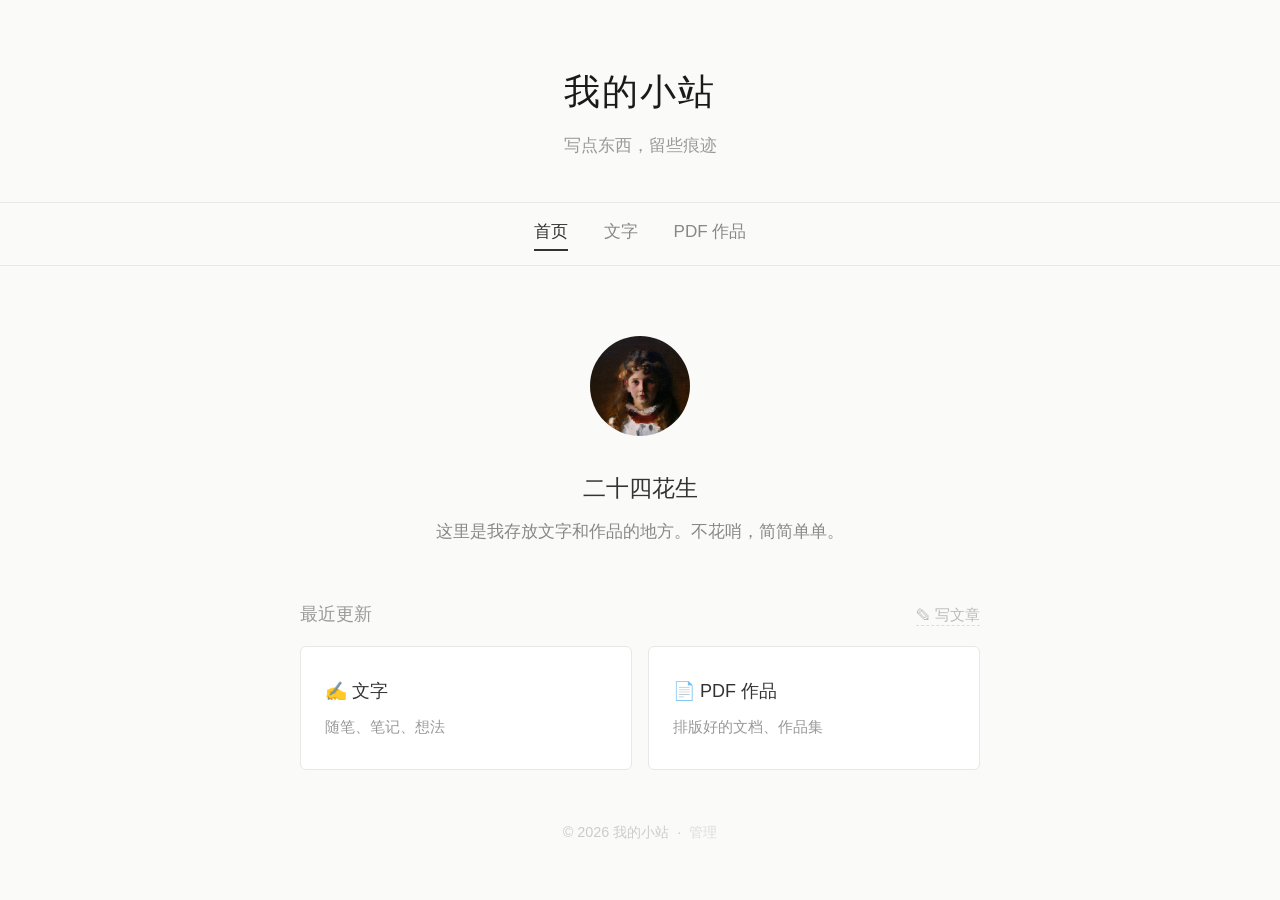
<file: index.html>
﻿<!DOCTYPE html>
<html lang="zh-CN">
<head>
  <meta charset="UTF-8">
  <meta name="viewport" content="width=device-width, initial-scale=1.0">
  <title>我的小站</title>
  <link rel="stylesheet" href="style.css">
  <style>
    .write-entry { text-align: right; margin-bottom: 8px; }
    .write-entry a { color: #bbb; font-size: 0.85rem; text-decoration: none; cursor: pointer; border-bottom: 1px dashed #ddd; padding-bottom: 2px; transition: color 0.2s, border-color 0.2s; }
    .write-entry a:hover { color: #333; border-color: #333; }

    .article-actions { display: inline-flex; gap: 6px; margin-left: 10px; vertical-align: middle; }
    .article-actions a { font-size: 0.75rem; color: #bbb; cursor: pointer; text-decoration: none; }
    .article-actions a:hover { color: #333; }
    .article-actions .del:hover { color: #c0392b; }

    .pwd-overlay { display: none; position: fixed; inset: 0; background: rgba(0,0,0,0.4); z-index: 999; align-items: center; justify-content: center; }
    .pwd-overlay.show { display: flex; }
    .pwd-dialog { background: #fff; border-radius: 8px; padding: 36px 32px; width: 340px; text-align: center; box-shadow: 0 8px 30px rgba(0,0,0,0.12); }
    .pwd-dialog h3 { font-weight: 400; font-size: 1.1rem; margin-bottom: 6px; }
    .pwd-dialog .sub { color: #999; font-size: 0.8rem; margin-bottom: 16px; }
    .pwd-dialog input { width: 100%; padding: 10px 14px; border: 1px solid #ddd; border-radius: 6px; font-size: 1rem; outline: none; }
    .pwd-dialog input:focus { border-color: #888; }
    .pwd-dialog .err { color: #c0392b; font-size: 0.75rem; min-height: 18px; margin-top: 8px; }
    .pwd-dialog .btns { display: flex; gap: 8px; margin-top: 12px; }
    .pwd-dialog button { flex: 1; padding: 10px; border-radius: 6px; font-size: 0.9rem; cursor: pointer; border: none; transition: background 0.2s; }
    .pwd-dialog .btn-confirm { background: #333; color: #fff; }
    .pwd-dialog .btn-confirm:hover { background: #555; }
    .pwd-dialog .btn-cancel { background: #fff; color: #666; border: 1px solid #ddd; }
    .pwd-dialog .btn-cancel:hover { background: #f5f5f5; }

    .editor-wrap { display: none; }
    .editor-wrap.show { display: block; }
    .editor-back { display: inline-flex; align-items: center; gap: 6px; color: #999; text-decoration: none; font-size: 0.9rem; margin-bottom: 20px; cursor: pointer; }
    .editor-back:hover { color: #333; }
    .editor-field { margin-bottom: 16px; }
    .editor-field label { display: block; color: #999; font-size: 0.8rem; margin-bottom: 4px; }
    .editor-field input[type="text"] { width: 100%; padding: 10px 14px; border: 1px solid #ddd; border-radius: 6px; font-size: 1rem; outline: none; font-family: inherit; }
    .editor-field input[type="text"]:focus { border-color: #888; }
    .editor-toolbar { display: flex; flex-wrap: wrap; gap: 4px; padding: 10px 12px; background: #fff; border: 1px solid #ddd; border-bottom: none; border-radius: 6px 6px 0 0; }
    .editor-toolbar button { padding: 6px 12px; border: 1px solid transparent; border-radius: 4px; background: transparent; cursor: pointer; font-size: 0.85rem; color: #666; transition: all 0.15s; }
    .editor-toolbar button:hover { background: #f0f0f0; color: #333; }
    .editor-toolbar button:active { background: #e0e0e0; }
    .editor-toolbar .sep { width: 1px; background: #e0e0e0; margin: 2px 4px; }
    .editor-area { min-height: 400px; padding: 16px; border: 1px solid #ddd; border-top: none; border-radius: 0 0 6px 6px; background: #fff; outline: none; font-size: 1rem; line-height: 2; color: #444; }
    .editor-area:focus { border-color: #888; }
    .editor-area img { max-width: 100%; height: auto; border-radius: 4px; margin: 12px 0; }
    .editor-area h2 { font-size: 1.3rem; font-weight: 500; margin: 24px 0 8px; }
    .editor-area h3 { font-size: 1.1rem; font-weight: 500; margin: 20px 0 6px; }
    .editor-area blockquote { border-left: 3px solid #ddd; padding-left: 16px; color: #888; margin: 16px 0; }
    .editor-area p { margin-bottom: 12px; }
    .editor-actions { display: flex; gap: 10px; margin-top: 16px; }
    .btn { padding: 10px 20px; border-radius: 6px; font-size: 0.9rem; cursor: pointer; border: none; transition: all 0.2s; font-family: inherit; }
    .btn-primary { background: #333; color: #fff; }
    .btn-primary:hover { background: #555; }
    .btn-outline { background: #fff; color: #666; border: 1px solid #ddd; }
    .btn-outline:hover { background: #f5f5f5; }
    .auth-badge { display: none; font-size: 0.75rem; color: #4a9; margin-left: 8px; }
  </style>
</head>
<body>
  <header>
    <div class="container">
      <h1>我的小站 <span class="auth-badge" id="authBadge">🔓 已认证</span></h1>
      <p class="subtitle">写点东西，留些痕迹</p>
    </div>
  </header>

  <nav>
    <div class="container">
      <a href="index.html" class="active">首页</a>
      <a href="articles.html">文字</a>
      <a href="pdfs.html">PDF 作品</a>
    </div>
  </nav>

  <main class="container">
    <div id="normalView">
      <section class="hero">
        <img src="二十四花生.jpg" alt="头像" class="avatar">
        <h2>二十四花生</h2>
        <p>这里是我存放文字和作品的地方。不花哨，简简单单。</p>
      </section>

      <section class="preview">
        <div style="display:flex;align-items:baseline;justify-content:space-between;">
          <h3>最近更新</h3>
          <div class="write-entry" id="writeEntry">
            <a onclick="startNewArticle()">✎ 写文章</a>
          </div>
        </div>
        <div id="recentArticles"></div>
        <div class="card-list">
          <a href="articles.html" class="card">
            <h4>✍️ 文字</h4>
            <p>随笔、笔记、想法</p>
          </a>
          <a href="pdfs.html" class="card">
            <h4>📄 PDF 作品</h4>
            <p>排版好的文档、作品集</p>
          </a>
        </div>
      </section>
    </div>

    <div class="editor-wrap" id="editorView">
      <a class="editor-back" onclick="closeEditor()">← 返回首页</a>
      <div class="editor-field">
        <label>标题</label>
        <input type="text" id="editTitle" placeholder="文章标题">
      </div>
      <div class="editor-toolbar">
        <button onclick="execCmd('bold')" title="加粗"><b>B</b></button>
        <button onclick="execCmd('italic')" title="斜体"><i>I</i></button>
        <button onclick="execCmd('underline')" title="下划线"><u>U</u></button>
        <span class="sep"></span>
        <button onclick="execCmd('formatBlock','<h2>')" title="大标题">H2</button>
        <button onclick="execCmd('formatBlock','<h3>')" title="小标题">H3</button>
        <button onclick="execCmd('formatBlock','<p>')" title="正文">P</button>
        <span class="sep"></span>
        <button onclick="execCmd('insertUnorderedList')" title="无序列表">• 列表</button>
        <button onclick="execCmd('insertOrderedList')" title="有序列表">1. 列表</button>
        <button onclick="execCmd('formatBlock','<blockquote>')" title="引用">❝ 引用</button>
        <span class="sep"></span>
        <button onclick="insertImage()" title="插入图片">🖼 图片</button>
      </div>
      <div class="editor-area" id="editorArea" contenteditable="true"></div>
      <input type="file" id="imageFileInput" accept="image/*" style="display:none" onchange="handleImageFile(event)">
      <div class="editor-actions">
        <button class="btn btn-primary" id="saveBtn" onclick="saveArticle()">💾 发布文章</button>
        <button class="btn btn-outline" onclick="closeEditor()">取消</button>
      </div>
    </div>
  </main>

  <footer>
    <div class="container">
      <p>© 2026 我的小站 &nbsp;·&nbsp; <a href="admin.html" style="color:#ddd;text-decoration:none;">管理</a></p>
    </div>
  </footer>

  <div class="pwd-overlay" id="pwdOverlay">
    <div class="pwd-dialog">
      <h3>🔒 验证身份</h3>
      <p class="sub">输入管理密码以启用编辑</p>
      <input type="password" id="pwdInput" placeholder="输入管理密码">
      <div class="err" id="pwdErr"></div>
      <div class="btns">
        <button class="btn-cancel" onclick="closePwdDialog()">取消</button>
        <button class="btn-confirm" onclick="verifyPassword()">确认</button>
      </div>
    </div>
  </div>

  <script>
  (function() {
    // password read from config.json or IndexedDB
    var DB_NAME = 'MySiteDB';
    var DB_VERSION = 3;
    var db = null;
    var authed = false;
    var editingId = null;
    var allArticles = [];
    var pendingAction = null;
    var pwdSetupMode = false;

    // ===== 打开数据库（仅一次，复用连接） =====
    function openDB(cb) {
      var req = indexedDB.open(DB_NAME, DB_VERSION);
      req.onupgradeneeded = function(e) {
        var d = e.target.result;
        if (!d.objectStoreNames.contains('articles')) {
          d.createObjectStore('articles', { keyPath: 'id' });
        }
        if (!d.objectStoreNames.contains('config')) {
          d.createObjectStore('config', { keyPath: 'key' });
        }
        if (!d.objectStoreNames.contains('revisions')) {
          d.createObjectStore('revisions', { keyPath: 'revId' });
        }
      };
      req.onsuccess = function(e) {
        db = e.target.result;
        cb();
      };
      req.onerror = function(e) {
        console.error('IndexedDB open failed', e.target.error);
      };
    }

    // ===== 数据库操作（复用 db 连接） =====
    function dbPut(storeName, data, cb, errCb) {
      try {
        var tx = db.transaction(storeName, 'readwrite');
        tx.objectStore(storeName).put(data);
        tx.oncomplete = function() { if (cb) cb(); };
        tx.onerror = function(e) {
          console.error('dbPut error', e.target.error);
          if (errCb) errCb(e.target.error);
        };
      } catch (e) {
        console.error('dbPut exception', e);
        if (errCb) errCb(e);
      }
    }

    function dbGet(storeName, key, cb) {
      try {
        var tx = db.transaction(storeName, 'readonly');
        var req = tx.objectStore(storeName).get(key);
        req.onsuccess = function() { cb(req.result); };
        req.onerror = function(e) { console.error('dbGet error', e.target.error); cb(null); };
      } catch (e) {
        console.error('dbGet exception', e);
        cb(null);
      }
    }

    function dbGetAll(storeName, cb) {
      try {
        var tx = db.transaction(storeName, 'readonly');
        var req = tx.objectStore(storeName).getAll();
        req.onsuccess = function() { cb(req.result); };
        req.onerror = function(e) { console.error('dbGetAll error', e.target.error); cb([]); };
      } catch (e) {
        console.error('dbGetAll exception', e);
        cb([]);
      }
    }

    function dbSaveRevision(articleId, title, content, cb) {
      dbPut('revisions', {
        revId: 'rev_' + Date.now(),
        articleId: articleId,
        title: title,
        content: content,
        savedAt: Date.now()
      }, cb);
    }
    function dbGetRevisions(articleId, cb) {
      try {
        var tx = db.transaction('revisions', 'readonly');
        var req = tx.objectStore('revisions').getAll();
        req.onsuccess = function() {
          var all = req.result || [];
          var filtered = all.filter(function(r) { return r.articleId === articleId; });
          filtered.sort(function(a, b) { return b.savedAt - a.savedAt; });
          cb(filtered);
        };
        req.onerror = function() { cb([]); };
      } catch(e) { cb([]); }
    }

    function dbDelete(storeName, key, cb) {
      try {
        var tx = db.transaction(storeName, 'readwrite');
        tx.objectStore(storeName).delete(key);
        tx.oncomplete = function() { if (cb) cb(); };
        tx.onerror = function(e) { console.error('dbDelete error', e.target.error); };
      } catch (e) {
        console.error('dbDelete exception', e);
      }
    }

    // ===== 密码弹窗 =====
    window.showPwdDialog = function() {
      document.getElementById('pwdOverlay').classList.add('show');
      document.getElementById('pwdInput').value = '';
      document.getElementById('pwdErr').textContent = '';
      setTimeout(function() { document.getElementById('pwdInput').focus(); }, 100);
    };

    window.closePwdDialog = function() {
      document.getElementById('pwdOverlay').classList.remove('show');
      resetPwdDialog();
    };

    document.getElementById('pwdInput').addEventListener('keydown', function(e) {
      if (e.key === 'Enter') window.verifyPassword();
    });

    document.getElementById('pwdOverlay').addEventListener('click', function(e) {
      if (e.target === this) window.closePwdDialog();
    });

    function getEffectivePassword(cb) {
      fetch('./config.json')
        .then(function(r) { return r.json(); })
        .then(function(cfg) { cb(cfg.password); })
        .catch(function() {
          dbGet('config', 'password', function(cfg) {
            cb(cfg ? cfg.value : null);
          });
        });
    }

    window.verifyPassword = function() {
      var input = document.getElementById('pwdInput').value;
      if (pwdSetupMode) {
        if (!input || input.length < 3) {
          document.getElementById('pwdErr').textContent = '密码至少3位，请重新输入';
          return;
        }
        dbPut('config', { key: 'password', value: input }, function() {
          pwdSetupMode = false;
          resetPwdDialog();
          authed = true;
          document.getElementById('authBadge').style.display = 'inline';
          window.closePwdDialog();
          loadRecentArticles();
          if (pendingAction) { var a = pendingAction; pendingAction = null; a(); }
        }, function() {
          document.getElementById('pwdErr').textContent = '保存失败，请重试';
        });
        return;
      }
      getEffectivePassword(function(savedPwd) {
        if (!savedPwd) {
          pwdSetupMode = true;
          document.querySelector('.pwd-dialog h3').textContent = '🔑 首次设置密码';
          document.querySelector('.pwd-dialog .sub').textContent = '此设备首次访问，请设置管理密码';
          document.getElementById('pwdInput').value = '';
          document.getElementById('pwdErr').textContent = '';
          document.getElementById('pwdInput').focus();
          return;
        }
        if (input === savedPwd) {
          authed = true;
          document.getElementById('authBadge').style.display = 'inline';
          window.closePwdDialog();
          loadRecentArticles();
          if (pendingAction) {
            var action = pendingAction;
            pendingAction = null;
            action();
          }
        } else {
          document.getElementById('pwdErr').textContent = '密码错误，请重试';
        }
      });
    };

    function resetPwdDialog() {
      pwdSetupMode = false;
      document.querySelector('.pwd-dialog h3').textContent = '🔒 验证身份';
      document.querySelector('.pwd-dialog .sub').textContent = '输入管理密码以启用编辑';
    }

    function requireAuth(action) {
      if (authed) { action(); }
      else { pendingAction = action; window.showPwdDialog(); }
    }

    // ===== 写新文章 =====
    window.startNewArticle = function() {
      requireAuth(function() {
        editingId = null;
        document.getElementById('editTitle').value = '';
        document.getElementById('editorArea').innerHTML = '';
        document.getElementById('saveBtn').textContent = '💾 发布文章';
        document.getElementById('normalView').style.display = 'none';
        document.getElementById('editorView').classList.add('show');
        document.getElementById('editTitle').focus();
      });
    };

    // ===== 编辑已有文章 =====
    window.editArticle = function(id) {
      requireAuth(function() {
        var article = null;
        for (var i = 0; i < allArticles.length; i++) {
          if (allArticles[i].id === id) { article = allArticles[i]; break; }
        }
        if (!article) return;
        editingId = id;
        document.getElementById('editTitle').value = article.title;
        document.getElementById('editorArea').innerHTML = article.content;
        document.getElementById('saveBtn').textContent = '💾 更新文章';
        document.getElementById('normalView').style.display = 'none';
        document.getElementById('editorView').classList.add('show');
        document.getElementById('editTitle').focus();
      });
    };

    // ===== 删除文章 =====
    window.deleteArticle = function(id) {
      requireAuth(function() {
        if (!confirm('确定删除这篇文章吗？此操作不可撤销。')) return;
        dbDelete('articles', id, function() {
          loadRecentArticles();
        });
      });
    };

    // ===== 关闭编辑器 =====
    window.closeEditor = function() {
      document.getElementById('editorView').classList.remove('show');
      document.getElementById('normalView').style.display = '';
      editingId = null;
      loadRecentArticles();
    };

    // ===== 编辑器命令 =====
    window.execCmd = function(cmd, arg) {
      document.execCommand(cmd, false, arg || null);
      document.getElementById('editorArea').focus();
    };

    window.insertImage = function() {
      document.getElementById('imageFileInput').click();
    };

    window.handleImageFile = function(event) {
      var file = event.target.files[0];
      if (!file) return;
      if (!file.type.startsWith('image/')) { alert('请选择图片文件'); return; }
      var reader = new FileReader();
      reader.onload = function() {
        var img = document.createElement('img');
        img.src = reader.result;
        document.getElementById('editorArea').focus();
        document.execCommand('insertHTML', false, img.outerHTML);
      };
      reader.readAsDataURL(file);
      event.target.value = '';
    };

    document.addEventListener('paste', function(e) {
      if (!document.getElementById('editorView').classList.contains('show')) return;
      var items = (e.clipboardData || e.originalEvent.clipboardData).items;
      for (var i = 0; i < items.length; i++) {
        if (items[i].type.startsWith('image/')) {
          e.preventDefault();
          var blob = items[i].getAsFile();
          var reader = new FileReader();
          reader.onload = function() {
            var img = document.createElement('img');
            img.src = reader.result;
            document.getElementById('editorArea').focus();
            document.execCommand('insertHTML', false, img.outerHTML);
          };
          reader.readAsDataURL(blob);
          break;
        }
      }
    });

    // ===== 保存 =====
    window.saveArticle = function() {
      var title = document.getElementById('editTitle').value.trim();
      var content = document.getElementById('editorArea').innerHTML.trim();
      if (!title) { alert('请输入标题'); return; }
      if (!content || content === '<br>') { alert('请输入内容'); return; }

      if (!db) { alert('数据库未就绪，请刷新页面后重试'); return; }

      var id = editingId || 'a_' + Date.now();
      var now = Date.now();
      var createdAt = now;
      if (editingId) {
        for (var i = 0; i < allArticles.length; i++) {
          if (allArticles[i].id === editingId) { createdAt = allArticles[i].createdAt; break; }
        }
      }

      var article = {
        id: id,
        title: title,
        content: content,
        createdAt: createdAt,
        updatedAt: now
      };

      function doSave() {
        dbPut('articles', article, function() {
          alert(editingId ? '更新成功！' : '发布成功！');
          window.closeEditor();
        }, function(err) {
          alert('保存失败：' + (err && err.message ? err.message : '未知错误'));
        });
      }

      if (editingId) {
        for (var i = 0; i < allArticles.length; i++) {
          if (allArticles[i].id === editingId) {
            dbSaveRevision(editingId, allArticles[i].title, allArticles[i].content, doSave);
            return;
          }
        }
      }
      doSave();
        alert(editingId ? '更新成功！' : '发布成功！');
        window.closeEditor();
      }, function(err) {
        alert('保存失败：' + (err && err.message ? err.message : '未知错误'));
      });
    };

    // ===== 版本历史 =====
    window.closeHistory = function() {
      document.getElementById('historyOverlay').classList.remove('show');
    };
    document.addEventListener('DOMContentLoaded', function() {
      var ho = document.getElementById('historyOverlay');
      if (ho) ho.addEventListener('click', function(e) { if (e.target === ho) window.closeHistory(); });
    });

    window.showHistory = function(articleId) {
      var article = null;
      for (var i = 0; i < allArticles.length; i++) {
        if (allArticles[i].id === articleId) { article = allArticles[i]; break; }
      }
      if (!article) return;
      dbGetRevisions(articleId, function(revisions) {
        var container = document.getElementById('historyContent');
        if (revisions.length === 0) {
          container.innerHTML = '<p style="color:#ccc;text-align:center;padding:40px 0;">暂无历史版本</p>';
        } else {
          var html = '';
          revisions.forEach(function(rev, idx) {
            var date = new Date(rev.savedAt).toLocaleString('zh-CN');
            var isLatest = idx === 0;
            html += '<div style="border:1px solid #eee;border-radius:6px;padding:14px;margin-bottom:10px;' + (isLatest ? 'border-color:#4a9;' : '') + '">' +
              '<div style="display:flex;justify-content:space-between;align-items:center;margin-bottom:8px;">' +
                '<span style="font-weight:500;font-size:0.9rem;">' + escHtml(rev.title) + (isLatest ? ' <span style="color:#4a9;font-size:0.75rem;">（最新存档）</span>' : '') + '</span>' +
                '<span style="color:#999;font-size:0.75rem;">' + date + '</span>' +
              '</div>' +
              '<div style="display:flex;gap:8px;">' +
                '<button onclick="previewRevision(\'' + rev.revId + '\',\'' + articleId + '\')" style="padding:4px 12px;border:1px solid #ddd;border-radius:4px;background:#fff;cursor:pointer;font-size:0.8rem;">预览</button>' +
                '<button onclick="showDiffView(\'' + rev.revId + '\',\'' + articleId + '\')" style="padding:4px 12px;border:1px solid #ddd;border-radius:4px;background:#fff;cursor:pointer;font-size:0.8rem;">对比当前</button>' +
                '<button onclick="restoreRevision(\'' + rev.revId + '\',\'' + articleId + '\')" style="padding:4px 12px;border:1px solid #c0392b;border-radius:4px;background:#fff;color:#c0392b;cursor:pointer;font-size:0.8rem;">恢复此版本</button>' +
              '</div>' +
              '<div id="revPreview_' + rev.revId + '" style="display:none;margin-top:10px;padding:12px;background:#fafaf8;border-radius:4px;font-size:0.9rem;line-height:1.8;max-height:300px;overflow-y:auto;"></div>' +
            '</div>';
          });
          container.innerHTML = html;
        }
        document.getElementById('historyOverlay').classList.add('show');
      });
    };

    window.previewRevision = function(revId, articleId) {
      var previewEl = document.getElementById('revPreview_' + revId);
      if (previewEl.style.display === 'block') { previewEl.style.display = 'none'; return; }
      dbGetRevisions(articleId, function(revisions) {
        var rev = null;
        for (var i = 0; i < revisions.length; i++) {
          if (revisions[i].revId === revId) { rev = revisions[i]; break; }
        }
        if (rev) {
          previewEl.innerHTML = rev.content;
          previewEl.style.display = 'block';
        }
      });
    };

    window.showDiffView = function(revId, articleId) {
      var article = null;
      for (var i = 0; i < allArticles.length; i++) {
        if (allArticles[i].id === articleId) { article = allArticles[i]; break; }
      }
      dbGetRevisions(articleId, function(revisions) {
        var rev = null;
        for (var i = 0; i < revisions.length; i++) {
          if (revisions[i].revId === revId) { rev = revisions[i]; break; }
        }
        if (!rev || !article) return;
        var oldText = stripHtml(rev.content);
        var newText = stripHtml(article.content);
        var diffHtml = computeDiff(oldText, newText);
        var previewEl = document.getElementById('revPreview_' + revId);
        previewEl.innerHTML = '<div style="margin-bottom:8px;font-size:0.8rem;color:#999;">↔ 左红为旧版，右绿为当前</div>' + diffHtml;
        previewEl.style.display = 'block';
      });
    };

    window.restoreRevision = function(revId, articleId) {
      if (!confirm('确定恢复到此版本吗？当前版本会自动存档。')) return;
      dbGetRevisions(articleId, function(revisions) {
        var rev = null;
        for (var i = 0; i < revisions.length; i++) {
          if (revisions[i].revId === revId) { rev = revisions[i]; break; }
        }
        if (!rev) return;
        var article = null;
        for (var i = 0; i < allArticles.length; i++) {
          if (allArticles[i].id === articleId) { article = allArticles[i]; break; }
        }
        // Save current as revision before restoring
        dbSaveRevision(articleId, article.title, article.content, function() {
          dbPut('articles', {
            id: articleId,
            title: rev.title,
            content: rev.content,
            createdAt: article.createdAt,
            updatedAt: Date.now()
          }, function() {
            alert('已恢复！');
            window.closeHistory();
            loadRecentArticles();
          });
        });
      });
    };

    function computeDiff(oldText, newText) {
      var oldWords = oldText.split(/(\s+)/);
      var newWords = newText.split(/(\s+)/);
      var result = '';
      var oi = 0, ni = 0;
      while (oi < oldWords.length || ni < newWords.length) {
        if (oi >= oldWords.length) {
          result += '<span style="background:#d4edda;color:#155724;">' + escHtml(newWords[ni]) + '</span>';
          ni++;
        } else if (ni >= newWords.length) {
          result += '<span style="background:#f8d7da;color:#721c24;text-decoration:line-through;">' + escHtml(oldWords[oi]) + '</span>';
          oi++;
        } else if (oldWords[oi] === newWords[ni]) {
          result += escHtml(oldWords[oi]);
          oi++; ni++;
        } else {
          var foundInNew = false;
          for (var k = ni + 1; k < Math.min(ni + 5, newWords.length); k++) {
            if (oldWords[oi] === newWords[k]) {
              for (var j = ni; j < k; j++) {
                result += '<span style="background:#d4edda;color:#155724;">' + escHtml(newWords[j]) + '</span>';
              }
              ni = k;
              foundInNew = true;
              break;
            }
          }
          if (!foundInNew) {
            result += '<span style="background:#f8d7da;color:#721c24;text-decoration:line-through;">' + escHtml(oldWords[oi]) + '</span>';
            oi++;
          }
        }
      }
      return '<div style="line-height:2;word-break:break-all;">' + result + '</div>';
    }

    // ===== 加载最近文章 =====
    function loadRecentArticles() {
      var container = document.getElementById('recentArticles');
      if (!db) { container.innerHTML = ''; return; }
      if (!db.objectStoreNames.contains('articles')) { container.innerHTML = ''; return; }

      dbGetAll('articles', function(articles) {
        allArticles = articles || [];
        if (allArticles.length === 0) { container.innerHTML = ''; return; }
        allArticles.sort(function(a, b) { return b.updatedAt - a.updatedAt; });
        var recent = allArticles.slice(0, 5);
        var html = '<ul class="article-list" style="margin-bottom:24px">';
        recent.forEach(function(a) {
          var date = new Date(a.updatedAt).toISOString().split('T')[0];
          var text = stripHtml(a.content).substring(0, 60);
          if (stripHtml(a.content).length > 60) text += '\u2026';
          var actionsHtml = authed ?
            '<span class="article-actions">' +
              '<a onclick="editArticle(\'' + a.id + '\')">编辑</a>' +
              '<a onclick="showHistory(\'' + a.id + '\')">历史</a>' +
              '<a class="del" onclick="deleteArticle(\'' + a.id + '\')">删除</a>' +
            '</span>' : '';
          html += '<li>' +
            '<a href="article.html?id=' + encodeURIComponent(a.id) + '">' + escHtml(a.title) + '</a>' +
            actionsHtml +
            '<div class="article-date">' + date + '</div>' +
            '<p class="article-excerpt">' + escHtml(text) + '</p>' +
            '</li>';
        });
        html += '</ul>';
        container.innerHTML = html;
      });
    }

    function stripHtml(html) {
      var tmp = document.createElement('div');
      tmp.innerHTML = html;
      return tmp.textContent || tmp.innerText || '';
    }

    function escHtml(str) {
      var div = document.createElement('div');
      div.textContent = str;
      return div.innerHTML;
    }

    // ===== 初始化 =====
    openDB(function() {
      loadRecentArticles();
    });
  })();
  </script>
</body>
</html>
</file>
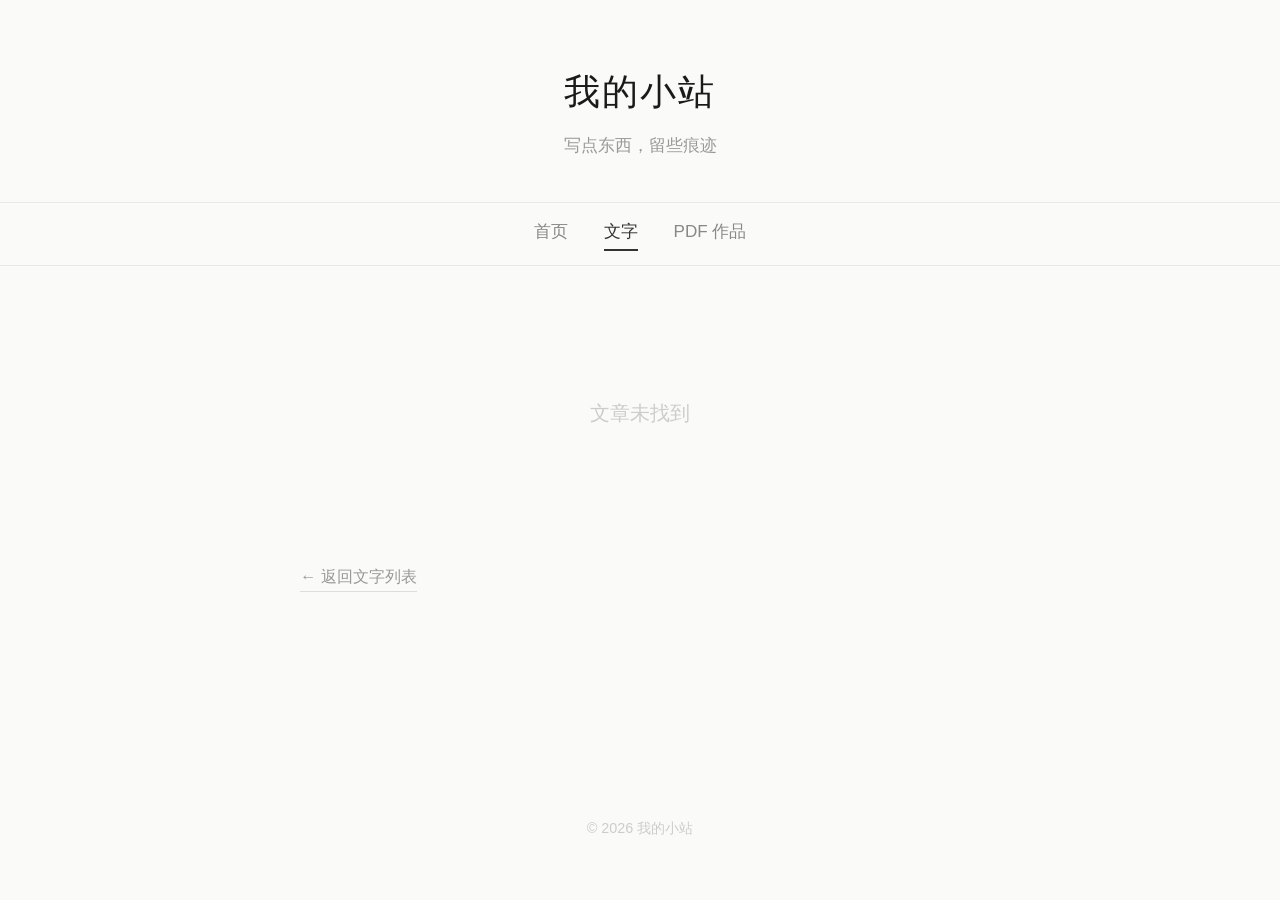
<file: article.html>
﻿<!DOCTYPE html>
<html lang="zh-CN">
<head>
  <meta charset="UTF-8">
  <meta name="viewport" content="width=device-width, initial-scale=1.0">
  <title>文章 — 我的小站</title>
  <link rel="stylesheet" href="style.css">
  <style>
    .article-body {
      font-size: 1rem;
      line-height: 2;
      color: #444;
    }
    .article-body h2 {
      font-weight: 500;
      font-size: 1.2rem;
      margin: 36px 0 12px;
      color: #1a1a1a;
    }
    .article-body h3 {
      font-weight: 500;
      font-size: 1.1rem;
      margin: 28px 0 10px;
      color: #1a1a1a;
    }
    .article-body p { margin-bottom: 16px; }
    .article-body blockquote {
      border-left: 3px solid #ddd;
      padding-left: 16px;
      color: #888;
      margin: 20px 0;
    }
    .article-body img {
      max-width: 100%;
      height: auto;
      border-radius: 4px;
      margin: 12px 0;
    }
    .article-body ul, .article-body ol {
      margin: 12px 0 12px 24px;
    }
    .article-body li { margin-bottom: 4px; }
    .article-date {
      color: #aaa;
      font-size: 0.8rem;
      margin-bottom: 20px;
    }
    .back-link {
      display: inline-block;
      margin-top: 50px;
      color: #999;
      font-size: 0.9rem;
      text-decoration: none;
      border-bottom: 1px solid #ddd;
    }
    .back-link:hover {
      color: #333;
      border-color: #333;
    }

    /* === 编辑入口 === */
    .edit-entry {
      text-align: right;
      margin-top: 16px;
    }
    .edit-entry a {
      color: #ccc;
      font-size: 0.8rem;
      text-decoration: none;
      cursor: pointer;
      transition: color 0.2s;
    }
    .edit-entry a:hover { color: #999; }

    /* === 密码弹窗 === */
    .pwd-overlay {
      display: none;
      position: fixed;
      inset: 0;
      background: rgba(0,0,0,0.4);
      z-index: 999;
      align-items: center;
      justify-content: center;
    }
    .pwd-overlay.show { display: flex; }
    .pwd-dialog {
      background: #fff;
      border-radius: 8px;
      padding: 36px 32px;
      width: 340px;
      text-align: center;
      box-shadow: 0 8px 30px rgba(0,0,0,0.12);
    }
    .pwd-dialog h3 { font-weight: 400; font-size: 1.1rem; margin-bottom: 6px; }
    .pwd-dialog .sub { color: #999; font-size: 0.8rem; margin-bottom: 16px; }
    .pwd-dialog input {
      width: 100%;
      padding: 10px 14px;
      border: 1px solid #ddd;
      border-radius: 6px;
      font-size: 1rem;
      outline: none;
    }
    .pwd-dialog input:focus { border-color: #888; }
    .pwd-dialog .err { color: #c0392b; font-size: 0.75rem; min-height: 18px; margin-top: 8px; }
    .pwd-dialog .btns { display: flex; gap: 8px; margin-top: 12px; }
    .pwd-dialog button {
      flex: 1;
      padding: 10px;
      border-radius: 6px;
      font-size: 0.9rem;
      cursor: pointer;
      border: none;
      transition: background 0.2s;
    }
    .pwd-dialog .btn-confirm { background: #333; color: #fff; }
    .pwd-dialog .btn-confirm:hover { background: #555; }
    .pwd-dialog .btn-cancel { background: #fff; color: #666; border: 1px solid #ddd; }
    .pwd-dialog .btn-cancel:hover { background: #f5f5f5; }

    /* === 内联工具栏 === */
    .inline-toolbar {
      display: none;
      flex-wrap: wrap;
      gap: 4px;
      padding: 8px 12px;
      background: #fafaf8;
      border: 1px solid #e8e8e4;
      border-radius: 6px;
      margin-bottom: 12px;
    }
    .inline-toolbar button {
      padding: 4px 10px;
      border: 1px solid #ddd;
      border-radius: 4px;
      background: #fff;
      cursor: pointer;
      font-size: 0.85rem;
      color: #666;
      transition: all 0.15s;
    }
    .inline-toolbar button:hover { background: #f0f0f0; color: #333; }
    .inline-toolbar .sep {
      width: 1px;
      background: #e0e0e0;
      margin: 2px 4px;
    }

    /* === 可编辑标题 === */
    .edit-title-input {
      display: none;
      width: 100%;
      padding: 8px 12px;
      border: 1px solid #ddd;
      border-radius: 6px;
      font-size: 1.3rem;
      font-weight: 400;
      color: #1a1a1a;
      outline: none;
      margin-bottom: 20px;
      font-family: inherit;
    }
    .edit-title-input:focus { border-color: #888; }

    /* === 编辑操作按钮 === */
    .inline-actions {
      display: none;
      gap: 10px;
      margin-top: 16px;
    }
    .inline-actions button {
      padding: 10px 20px;
      border-radius: 6px;
      font-size: 0.9rem;
      cursor: pointer;
      border: none;
      transition: all 0.2s;
    }
    .inline-actions .btn-save { background: #333; color: #fff; }
    .inline-actions .btn-save:hover { background: #555; }
    .inline-actions .btn-cancel { background: #fff; color: #666; border: 1px solid #ddd; }
    .inline-actions .btn-cancel:hover { background: #f5f5f5; }

    /* === 编辑模式下正文样式 === */
    .article-body[contenteditable="true"] {
      background: #fff;
      padding: 16px;
      border: 1px solid #ddd;
      border-radius: 6px;
      outline: none;
      min-height: 300px;
    }
    .article-body[contenteditable="true"]:focus { border-color: #888; }
    .article-body[contenteditable="true"] img { max-width: 100%; height: auto; border-radius: 4px; margin: 12px 0; }

    .not-found {
      text-align: center;
      color: #ccc;
      padding: 80px 0;
      font-size: 1.1rem;
    }
  </style>
</head>
<body>
  <header>
    <div class="container">
      <h1>我的小站</h1>
      <p class="subtitle">写点东西，留些痕迹</p>
    </div>
  </header>

  <nav>
    <div class="container">
      <a href="index.html">首页</a>
      <a href="articles.html" class="active">文字</a>
      <a href="pdfs.html">PDF 作品</a>
    </div>
  </nav>

  <main class="container">
    <div id="articleContent"></div>
    <div class="not-found hidden" id="notFound">文章未找到</div>
    <a href="articles.html" class="back-link" id="backLink">← 返回文字列表</a>
  </main>

  <footer>
    <div class="container">
      <p>© 2026 我的小站</p>
    </div>
  </footer>

  <!-- 密码弹窗 -->
  <div class="pwd-overlay" id="pwdOverlay">
    <div class="pwd-dialog">
      <h3>🔒 验证身份</h3>
      <p class="sub">输入管理密码以启用在线编辑</p>
      <input type="password" id="pwdInput" placeholder="输入管理密码">
      <div class="err" id="pwdErr"></div>
      <div class="btns">
        <button class="btn-cancel" onclick="closePwdDialog()">取消</button>
        <button class="btn-confirm" id="pwdConfirmBtn" onclick="verifyPassword()">确认</button>
      </div>
    </div>
  </div>

  <!-- 隐藏图片上传 -->
  <input type="file" id="imageFileInput" accept="image/*" style="display:none" onchange="handlePastedImage(event)">

  <script>
  (function() {
    // password read from config.json or IndexedDB
    var DB_NAME = 'MySiteDB';
    var DB_VERSION = 3;
    var db = null;
    var currentArticle = null;
    var editMode = false;
    var pwdSetupMode = false;

    // ===== 打开数据库 =====
    function openDB(cb) {
      var req = indexedDB.open(DB_NAME, DB_VERSION);
      req.onupgradeneeded = function(e) {
        var d = e.target.result;
        if (!d.objectStoreNames.contains('articles')) {
          d.createObjectStore('articles', { keyPath: 'id' });
        }
        if (!d.objectStoreNames.contains('config')) {
          d.createObjectStore('config', { keyPath: 'key' });
        }
        if (!d.objectStoreNames.contains('revisions')) {
          d.createObjectStore('revisions', { keyPath: 'revId' });
        }
      };
      req.onsuccess = function(e) { db = e.target.result; cb(); };
      req.onerror = function(e) { console.error('IndexedDB open failed', e.target.error); };
    }

    function dbPut(storeName, data, cb, errCb) {
      try {
        var tx = db.transaction(storeName, 'readwrite');
        tx.objectStore(storeName).put(data);
        tx.oncomplete = function() { if (cb) cb(); };
        tx.onerror = function(e) { if (errCb) errCb(e.target.error); };
      } catch(e) { if (errCb) errCb(e); }
    }

    function dbGet(storeName, key, cb) {
      try {
        var tx = db.transaction(storeName, 'readonly');
        var req = tx.objectStore(storeName).get(key);
        req.onsuccess = function() { cb(req.result); };
        req.onerror = function() { cb(null); };
      } catch(e) { cb(null); }
    }

    function dbSaveRevision(articleId, title, content, cb) {
      dbPut('revisions', { revId: 'rev_' + Date.now(), articleId: articleId, title: title, content: content, savedAt: Date.now() }, cb);
    }
    function dbGetRevisions(articleId, cb) {
      try {
        var tx = db.transaction('revisions', 'readonly');
        var req = tx.objectStore('revisions').getAll();
        req.onsuccess = function() {
          var all = req.result || [];
          var filtered = all.filter(function(r) { return r.articleId === articleId; });
          filtered.sort(function(a, b) { return b.savedAt - a.savedAt; });
          cb(filtered);
        };
        req.onerror = function() { cb([]); };
      } catch(e) { cb([]); }
    }

    // ===== 密码弹窗 =====
    window.showPwdDialog = function() {
      document.getElementById('pwdOverlay').classList.add('show');
      document.getElementById('pwdInput').value = '';
      document.getElementById('pwdErr').textContent = '';
      setTimeout(function() { document.getElementById('pwdInput').focus(); }, 100);
    };

    window.closePwdDialog = function() {
      document.getElementById('pwdOverlay').classList.remove('show');
      resetPwdDialog();
    };

    document.getElementById('pwdInput').addEventListener('keydown', function(e) {
      if (e.key === 'Enter') window.verifyPassword();
    });

    document.getElementById('pwdOverlay').addEventListener('click', function(e) {
      if (e.target === this) window.closePwdDialog();
    });

    function getEffectivePassword(cb) {
      fetch('./config.json')
        .then(function(r) { return r.json(); })
        .then(function(cfg) { cb(cfg.password); })
        .catch(function() {
          dbGet('config', 'password', function(cfg) {
            cb(cfg ? cfg.value : null);
          });
        });
    }

    window.verifyPassword = function() {
      var input = document.getElementById('pwdInput').value;
      if (pwdSetupMode) {
        if (!input || input.length < 3) { document.getElementById('pwdErr').textContent = '密码至少3位'; return; }
        dbPut('config', { key: 'password', value: input }, function() {
          pwdSetupMode = false;
          resetPwdDialog();
          window.closePwdDialog();
          enterEditMode();
        }, function() { document.getElementById('pwdErr').textContent = '保存失败'; });
        return;
      }
      getEffectivePassword(function(savedPwd) {
        if (!savedPwd) {
          pwdSetupMode = true;
          document.querySelector('.pwd-dialog h3').textContent = '🔑 首次设置密码';
          document.querySelector('.pwd-dialog .sub').textContent = '此设备首次访问，请设置管理密码';
          document.getElementById('pwdInput').value = '';
          document.getElementById('pwdErr').textContent = '';
          document.getElementById('pwdInput').focus();
          return;
        }
        if (input === savedPwd) {
          window.closePwdDialog();
          enterEditMode();
        } else {
          document.getElementById('pwdErr').textContent = '密码错误，请重试';
        }
      });
    };

    function resetPwdDialog() {
      pwdSetupMode = false;
      document.querySelector('.pwd-dialog h3').textContent = '🔒 验证身份';
      document.querySelector('.pwd-dialog .sub').textContent = '输入管理密码以启用在线编辑';
    }

    // ===== 编辑模式 =====
    function enterEditMode() {
      editMode = true;
      document.querySelector('.page-title').style.display = 'none';
      document.querySelector('.article-date').style.display = 'none';
      document.getElementById('backLink').style.display = 'none';
      document.getElementById('editEntry').style.display = 'none';
      document.getElementById('inlineToolbar').style.display = 'flex';
      document.getElementById('inlineActions').style.display = 'flex';
      var titleInput = document.getElementById('editableTitle');
      titleInput.style.display = 'block';
      titleInput.value = currentArticle.title;
      titleInput.focus();
      var bodyEl = document.getElementById('editableBody');
      bodyEl.contentEditable = 'true';
      bodyEl.style.background = '#fff';
      bodyEl.style.padding = '16px';
      bodyEl.style.border = '1px solid #ddd';
      bodyEl.style.borderRadius = '6px';
      bodyEl.style.outline = 'none';
      bodyEl.style.minHeight = '300px';
    }

    window.exitEditMode = function() {
      editMode = false;
      document.querySelector('.page-title').style.display = '';
      document.querySelector('.article-date').style.display = '';
      document.getElementById('backLink').style.display = '';
      document.getElementById('editEntry').style.display = '';
      document.getElementById('inlineToolbar').style.display = 'none';
      document.getElementById('inlineActions').style.display = 'none';
      document.getElementById('editableTitle').style.display = 'none';
      var bodyEl = document.getElementById('editableBody');
      bodyEl.contentEditable = 'false';
      bodyEl.style.background = '';
      bodyEl.style.padding = '';
      bodyEl.style.border = '';
      bodyEl.style.borderRadius = '';
      bodyEl.style.outline = '';
      bodyEl.style.minHeight = '';
    };

    // ===== 编辑器命令 =====
    window.execCmd = function(cmd, arg) {
      document.execCommand(cmd, false, arg || null);
      document.getElementById('editableBody').focus();
    };

    window.insertImage = function() {
      document.getElementById('imageFileInput').click();
    };

    window.handlePastedImage = function(event) {
      var file = event.target.files[0];
      if (!file) return;
      if (!file.type.startsWith('image/')) { alert('请选择图片文件'); return; }
      var reader = new FileReader();
      reader.onload = function() {
        var img = document.createElement('img');
        img.src = reader.result;
        document.getElementById('editableBody').focus();
        document.execCommand('insertHTML', false, img.outerHTML);
      };
      reader.readAsDataURL(file);
      event.target.value = '';
    };

    document.addEventListener('paste', function(e) {
      if (!editMode) return;
      var items = (e.clipboardData || e.originalEvent.clipboardData).items;
      for (var i = 0; i < items.length; i++) {
        if (items[i].type.startsWith('image/')) {
          e.preventDefault();
          var blob = items[i].getAsFile();
          var reader = new FileReader();
          reader.onload = function() {
            var img = document.createElement('img');
            img.src = reader.result;
            document.getElementById('editableBody').focus();
            document.execCommand('insertHTML', false, img.outerHTML);
          };
          reader.readAsDataURL(blob);
          break;
        }
      }
    });

    // ===== 版本历史 =====
    window.closeHistory = function() { document.getElementById('historyOverlay').classList.remove('show'); };
    (function() {
      var ho = document.getElementById('historyOverlay');
      if (ho) ho.addEventListener('click', function(e) { if (e.target === ho) window.closeHistory(); });
    })();

    window.showHistory = function(articleId) {
      dbGetRevisions(articleId, function(revisions) {
        var container = document.getElementById('historyContent');
        if (revisions.length === 0) {
          container.innerHTML = '<p style="color:#ccc;text-align:center;padding:40px 0;">暂无历史版本</p>';
        } else {
          var html = '';
          revisions.forEach(function(rev, idx) {
            var date = new Date(rev.savedAt).toLocaleString('zh-CN');
            html += '<div style="border:1px solid #eee;border-radius:6px;padding:14px;margin-bottom:10px;">' +
              '<div style="display:flex;justify-content:space-between;align-items:center;margin-bottom:8px;">' +
                '<span style="font-weight:500;font-size:0.9rem;">' + escHtml(rev.title) + '</span>' +
                '<span style="color:#999;font-size:0.75rem;">' + date + '</span>' +
              '</div>' +
              '<div style="display:flex;gap:8px;">' +
                '<button onclick="previewRev(\'' + rev.revId + '\')" style="padding:4px 12px;border:1px solid #ddd;border-radius:4px;background:#fff;cursor:pointer;font-size:0.8rem;">预览</button>' +
                '<button onclick="restoreRev(\'' + rev.revId + '\',\'' + articleId + '\')" style="padding:4px 12px;border:1px solid #c0392b;border-radius:4px;background:#fff;color:#c0392b;cursor:pointer;font-size:0.8rem;">恢复此版本</button>' +
              '</div>' +
              '<div id="revPrev_' + rev.revId + '" style="display:none;margin-top:10px;padding:12px;background:#fafaf8;border-radius:4px;font-size:0.9rem;line-height:1.8;max-height:300px;overflow-y:auto;"></div>' +
            '</div>';
          });
          container.innerHTML = html;
        }
        document.getElementById('historyOverlay').classList.add('show');
      });
    };

    window.previewRev = function(revId) {
      var el = document.getElementById('revPrev_' + revId);
      if (el.style.display === 'block') { el.style.display = 'none'; return; }
      // Find the revision in the already-loaded list
      var allRevs = document.querySelectorAll('[id^="revPrev_"]');
      for (var i = 0; i < allRevs.length; i++) {
        if (allRevs[i].id === 'revPrev_' + revId) {
          var parent = allRevs[i].parentElement;
          var articleId = currentArticle ? currentArticle.id : '';
          dbGetRevisions(articleId, function(revisions) {
            for (var j = 0; j < revisions.length; j++) {
              if (revisions[j].revId === revId) { el.innerHTML = revisions[j].content; el.style.display = 'block'; return; }
            }
          });
        }
      }
    };

    window.restoreRev = function(revId, articleId) {
      if (!confirm('确定恢复到此版本吗？当前版本会自动存档。')) return;
      dbGetRevisions(articleId, function(revisions) {
        var rev = null;
        for (var i = 0; i < revisions.length; i++) {
          if (revisions[i].revId === revId) { rev = revisions[i]; break; }
        }
        if (!rev || !currentArticle) return;
        dbSaveRevision(articleId, currentArticle.title, currentArticle.content, function() {
          dbPut('articles', {
            id: articleId,
            title: rev.title,
            content: rev.content,
            createdAt: currentArticle.createdAt,
            updatedAt: Date.now()
          }, function() {
            alert('已恢复！请刷新页面查看。');
            window.closeHistory();
            location.reload();
          });
        });
      });
    };

    // ===== 保存 =====
    window.saveArticleInline = function() {
      var title = document.getElementById('editableTitle').value.trim();
      var content = document.getElementById('editableBody').innerHTML.trim();
      if (!title) { alert('请输入标题'); return; }
      if (!content || content === '<br>') { alert('请输入内容'); return; }
      if (!db) { alert('数据库未就绪，请刷新页面后重试'); return; }

      function doSaveInline() {
        dbPut('articles', {
          id: currentArticle.id,
          title: title,
          content: content,
          createdAt: currentArticle.createdAt,
          updatedAt: Date.now()
        }, function() {
          alert('保存成功！');
          currentArticle.title = title;
          currentArticle.content = content;
          currentArticle.updatedAt = Date.now();
          document.querySelector('.page-title').innerHTML = escHtml(title);
          document.title = escHtml(title) + ' — 我的小站';
          document.querySelector('.article-date').textContent = new Date().toISOString().split('T')[0];
          document.getElementById('editableBody').innerHTML = content;
          window.exitEditMode();
        }, function(err) {
          alert('保存失败：' + (err && err.message ? err.message : '未知错误'));
        });
      }

      dbSaveRevision(currentArticle.id, currentArticle.title, currentArticle.content, doSaveInline);
    };

    // ===== 文章加载 =====
    function loadArticle() {
      var params = new URLSearchParams(window.location.search);
      var id = params.get('id');
      var contentEl = document.getElementById('articleContent');
      var notFoundEl = document.getElementById('notFound');

      if (!id) { notFoundEl.classList.remove('hidden'); return; }
      if (!db) { notFoundEl.classList.remove('hidden'); return; }
      if (!db.objectStoreNames.contains('articles')) { notFoundEl.classList.remove('hidden'); return; }

      dbGet('articles', id, function(a) {
        if (!a) { notFoundEl.classList.remove('hidden'); return; }
        currentArticle = a;
        var date = new Date(a.updatedAt).toISOString().split('T')[0];
        document.title = escHtml(a.title) + ' — 我的小站';
        contentEl.innerHTML =
          '<article>' +
          '<h2 class="page-title">' + escHtml(a.title) + '</h2>' +
          '<input type="text" id="editableTitle" class="edit-title-input">' +
          '<div class="article-date">' + date + '</div>' +
          '<div class="inline-toolbar" id="inlineToolbar">' +
            '<button onclick="execCmd(\'bold\')" title="加粗"><b>B</b></button>' +
            '<button onclick="execCmd(\'italic\')" title="斜体"><i>I</i></button>' +
            '<button onclick="execCmd(\'underline\')" title="下划线"><u>U</u></button>' +
            '<span class="sep"></span>' +
            '<button onclick="execCmd(\'formatBlock\',\'<h2>\')" title="大标题">H2</button>' +
            '<button onclick="execCmd(\'formatBlock\',\'<h3>\')" title="小标题">H3</button>' +
            '<button onclick="execCmd(\'formatBlock\',\'<p>\')" title="正文">P</button>' +
            '<span class="sep"></span>' +
            '<button onclick="execCmd(\'insertUnorderedList\')" title="无序列表">• 列表</button>' +
            '<button onclick="execCmd(\'insertOrderedList\')" title="有序列表">1. 列表</button>' +
            '<button onclick="execCmd(\'formatBlock\',\'<blockquote>\')" title="引用">❝ 引用</button>' +
            '<span class="sep"></span>' +
            '<button onclick="insertImage()" title="插入图片">🖼 图片</button>' +
          '</div>' +
          '<div class="article-body" id="editableBody" style="margin-top:0;">' + a.content + '</div>' +
          '<div class="inline-actions" id="inlineActions">' +
            '<button class="btn-save" onclick="saveArticleInline()">💾 保存修改</button>' +
            '<button class="btn-cancel" onclick="exitEditMode()">取消</button>' +
          '</div>' +
          '<div class="edit-entry" id="editEntry">' +
          '<div class="edit-entry" id="editEntry">' +
            '<a onclick="showPwdDialog()">✎ 编辑此文</a> &nbsp;' +
            '<a onclick="showHistory(\'' + a.id + '\')">📜 版本历史</a>' +
          '</article>';
      });
    }

    function escHtml(str) {
      var div = document.createElement('div');
      div.textContent = str;
      return div.innerHTML;
    }

    // ===== 初始化 =====
    openDB(function() { loadArticle(); });
  })();
  </script>
</body>
</html>
</file>
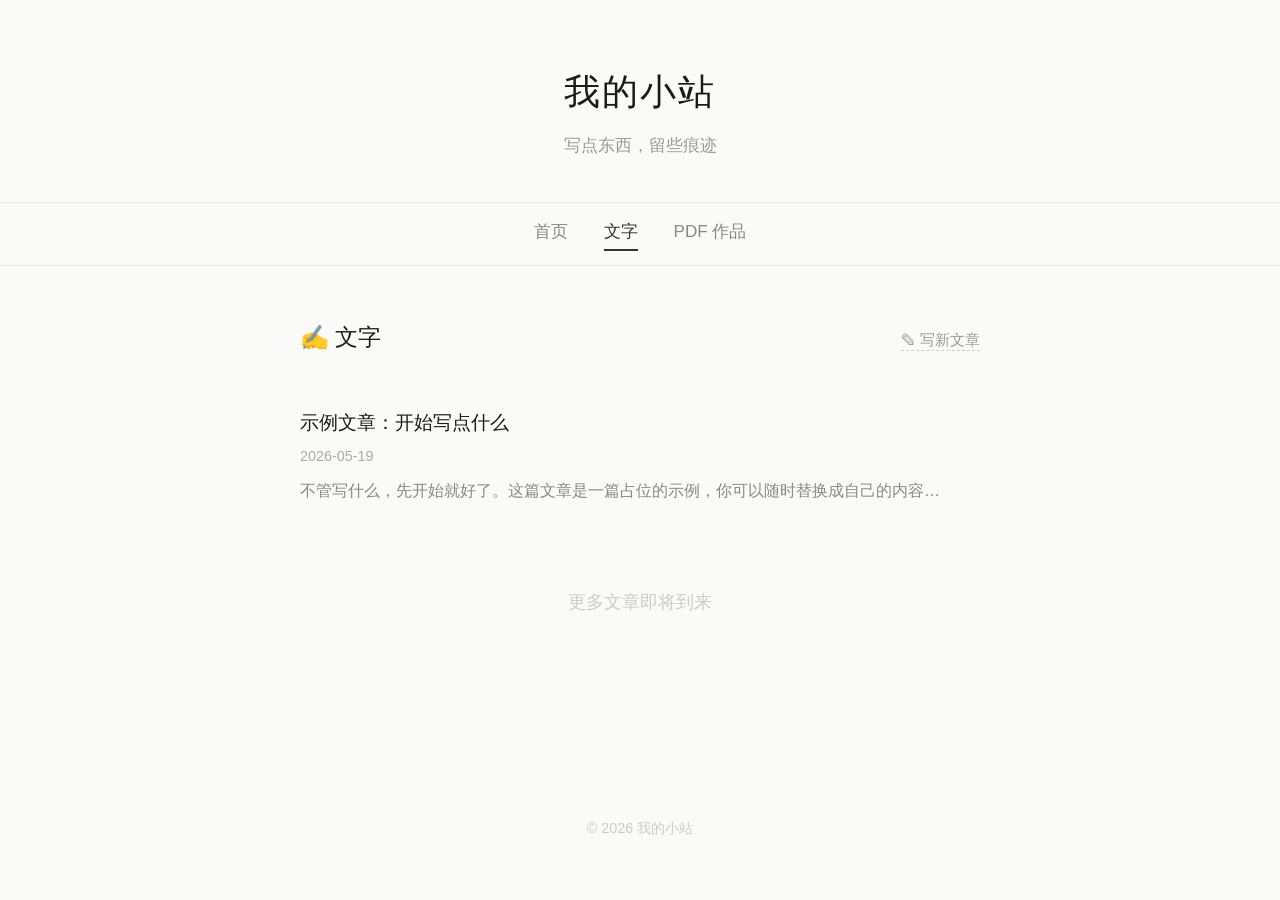
<file: articles.html>
﻿<!DOCTYPE html>
<html lang="zh-CN">
<head>
  <meta charset="UTF-8">
  <meta name="viewport" content="width=device-width, initial-scale=1.0">
  <title>文字 — 我的小站</title>
  <link rel="stylesheet" href="style.css">
  <style>
    /* === 写新文章按钮 === */
    .write-new {
      text-align: right;
      margin-bottom: 16px;
    }
    .write-new a {
      color: #999;
      font-size: 0.85rem;
      text-decoration: none;
      cursor: pointer;
      border-bottom: 1px dashed #ccc;
      padding-bottom: 2px;
      transition: color 0.2s, border-color 0.2s;
    }
    .write-new a:hover { color: #333; border-color: #333; }

    /* === 密码弹窗 === */
    .pwd-overlay {
      display: none;
      position: fixed;
      inset: 0;
      background: rgba(0,0,0,0.4);
      z-index: 999;
      align-items: center;
      justify-content: center;
    }
    .pwd-overlay.show { display: flex; }
    .pwd-dialog {
      background: #fff;
      border-radius: 8px;
      padding: 36px 32px;
      width: 340px;
      text-align: center;
      box-shadow: 0 8px 30px rgba(0,0,0,0.12);
    }
    .pwd-dialog h3 { font-weight: 400; font-size: 1.1rem; margin-bottom: 6px; }
    .pwd-dialog .sub { color: #999; font-size: 0.8rem; margin-bottom: 16px; }
    .pwd-dialog input {
      width: 100%;
      padding: 10px 14px;
      border: 1px solid #ddd;
      border-radius: 6px;
      font-size: 1rem;
      outline: none;
    }
    .pwd-dialog input:focus { border-color: #888; }
    .pwd-dialog .err { color: #c0392b; font-size: 0.75rem; min-height: 18px; margin-top: 8px; }
    .pwd-dialog .btns { display: flex; gap: 8px; margin-top: 12px; }
    .pwd-dialog button {
      flex: 1;
      padding: 10px;
      border-radius: 6px;
      font-size: 0.9rem;
      cursor: pointer;
      border: none;
      transition: background 0.2s;
    }
    .pwd-dialog .btn-confirm { background: #333; color: #fff; }
    .pwd-dialog .btn-confirm:hover { background: #555; }
    .pwd-dialog .btn-cancel { background: #fff; color: #666; border: 1px solid #ddd; }
    .pwd-dialog .btn-cancel:hover { background: #f5f5f5; }

    /* === 编辑器 === */
    .editor-wrap {
      display: none;
    }
    .editor-wrap.show {
      display: block;
    }

    .editor-back {
      display: inline-flex;
      align-items: center;
      gap: 6px;
      color: #999;
      text-decoration: none;
      font-size: 0.9rem;
      margin-bottom: 20px;
      cursor: pointer;
    }
    .editor-back:hover { color: #333; }

    .editor-field { margin-bottom: 16px; }
    .editor-field label { display: block; color: #999; font-size: 0.8rem; margin-bottom: 4px; }
    .editor-field input[type="text"] {
      width: 100%;
      padding: 10px 14px;
      border: 1px solid #ddd;
      border-radius: 6px;
      font-size: 1rem;
      outline: none;
      font-family: inherit;
    }
    .editor-field input[type="text"]:focus { border-color: #888; }

    .editor-toolbar {
      display: flex;
      flex-wrap: wrap;
      gap: 4px;
      padding: 10px 12px;
      background: #fff;
      border: 1px solid #ddd;
      border-bottom: none;
      border-radius: 6px 6px 0 0;
    }
    .editor-toolbar button {
      padding: 6px 12px;
      border: 1px solid transparent;
      border-radius: 4px;
      background: transparent;
      cursor: pointer;
      font-size: 0.85rem;
      color: #666;
      transition: all 0.15s;
    }
    .editor-toolbar button:hover { background: #f0f0f0; color: #333; }
    .editor-toolbar button:active { background: #e0e0e0; }
    .editor-toolbar .sep { width: 1px; background: #e0e0e0; margin: 2px 4px; }

    .editor-area {
      min-height: 400px;
      padding: 16px;
      border: 1px solid #ddd;
      border-top: none;
      border-radius: 0 0 6px 6px;
      background: #fff;
      outline: none;
      font-size: 1rem;
      line-height: 2;
      color: #444;
    }
    .editor-area:focus { border-color: #888; }
    .editor-area img { max-width: 100%; height: auto; border-radius: 4px; margin: 12px 0; }
    .editor-area h2 { font-size: 1.3rem; font-weight: 500; margin: 24px 0 8px; }
    .editor-area h3 { font-size: 1.1rem; font-weight: 500; margin: 20px 0 6px; }
    .editor-area blockquote { border-left: 3px solid #ddd; padding-left: 16px; color: #888; margin: 16px 0; }
    .editor-area p { margin-bottom: 12px; }

    .editor-actions { display: flex; gap: 10px; margin-top: 16px; }
    .btn {
      padding: 10px 20px;
      border-radius: 6px;
      font-size: 0.9rem;
      cursor: pointer;
      border: none;
      transition: all 0.2s;
    }
    .btn-primary { background: #333; color: #fff; }
    .btn-primary:hover { background: #555; }
    .btn-outline { background: #fff; color: #666; border: 1px solid #ddd; }
    .btn-outline:hover { background: #f5f5f5; }
  </style>
</head>
<body>
  <header>
    <div class="container">
      <h1>我的小站</h1>
      <p class="subtitle">写点东西，留些痕迹</p>
    </div>
  </header>

  <nav>
    <div class="container">
      <a href="index.html">首页</a>
      <a href="articles.html" class="active">文字</a>
      <a href="pdfs.html">PDF 作品</a>
    </div>
  </nav>

  <main class="container">
    <!-- 正常文章列表视图 -->
    <div id="listView">
      <div style="display:flex;align-items:baseline;justify-content:space-between;">
        <h2 class="page-title">✍️ 文字</h2>
        <div class="write-new">
          <a onclick="showPwdDialog()">✎ 写新文章</a>
        </div>
      </div>

      <!-- 动态文章列表 -->
      <ul class="article-list" id="dynamicList"></ul>

      <!-- 静态文章 -->
      <ul class="article-list">
        <li>
          <a href="articles/demo.html">示例文章：开始写点什么</a>
          <div class="article-date">2026-05-19</div>
          <p class="article-excerpt">不管写什么，先开始就好了。这篇文章是一篇占位的示例，你可以随时替换成自己的内容…</p>
        </li>
      </ul>

      <p style="text-align:center;color:#ccc;margin-top:60px;" id="noMoreHint">更多文章即将到来</p>
    </div>

    <!-- 编辑器视图（写新文章） -->
    <div class="editor-wrap" id="editorView">
      <a class="editor-back" onclick="backToList()">← 返回文章列表</a>
      <div class="editor-field">
        <label>标题</label>
        <input type="text" id="editTitle" placeholder="文章标题">
      </div>
      <div class="editor-toolbar">
        <button onclick="execCmd('bold')" title="加粗"><b>B</b></button>
        <button onclick="execCmd('italic')" title="斜体"><i>I</i></button>
        <button onclick="execCmd('underline')" title="下划线"><u>U</u></button>
        <span class="sep"></span>
        <button onclick="execCmd('formatBlock','<h2>')" title="大标题">H2</button>
        <button onclick="execCmd('formatBlock','<h3>')" title="小标题">H3</button>
        <button onclick="execCmd('formatBlock','<p>')" title="正文">P</button>
        <span class="sep"></span>
        <button onclick="execCmd('insertUnorderedList')" title="无序列表">• 列表</button>
        <button onclick="execCmd('insertOrderedList')" title="有序列表">1. 列表</button>
        <button onclick="execCmd('formatBlock','<blockquote>')" title="引用">❝ 引用</button>
        <span class="sep"></span>
        <button onclick="insertImage()" title="插入图片">🖼 图片</button>
      </div>
      <div class="editor-area" id="editorArea" contenteditable="true"></div>
      <input type="file" id="imageFileInput" accept="image/*" style="display:none" onchange="handlePastedImage(event)">
      <div class="editor-actions">
        <button class="btn btn-primary" id="saveBtn" onclick="saveNewArticle()">💾 发布文章</button>
        <button class="btn btn-outline" onclick="backToList()">取消</button>
      </div>
    </div>
  </main>

  <footer>
    <div class="container">
      <p>© 2026 我的小站</p>
    </div>
  </footer>

  <!-- 密码弹窗 -->
  <div class="pwd-overlay" id="pwdOverlay">
    <div class="pwd-dialog">
      <h3>🔒 验证身份</h3>
      <p class="sub">输入管理密码以写新文章</p>
      <input type="password" id="pwdInput" placeholder="输入管理密码">
      <div class="err" id="pwdErr"></div>
      <div class="btns">
        <button class="btn-cancel" onclick="closePwdDialog()">取消</button>
        <button class="btn-confirm" onclick="verifyPassword()">确认</button>
      </div>
    </div>
  </div>

  <script>
  (function() {
    // password read from config.json or IndexedDB
    var DB_NAME = 'MySiteDB';
    var DB_VERSION = 3;
    var db = null;
    var pwdSetupMode = false;

    // ===== 打开数据库（仅一次） =====
    function openDB(cb) {
      var req = indexedDB.open(DB_NAME, DB_VERSION);
      req.onupgradeneeded = function(e) {
        var d = e.target.result;
        if (!d.objectStoreNames.contains('articles')) {
          d.createObjectStore('articles', { keyPath: 'id' });
        }
        if (!d.objectStoreNames.contains('config')) {
          d.createObjectStore('config', { keyPath: 'key' });
        }
        if (!d.objectStoreNames.contains('revisions')) {
          d.createObjectStore('revisions', { keyPath: 'revId' });
        }
      };
      req.onsuccess = function(e) { db = e.target.result; cb(); };
      req.onerror = function(e) { console.error('IndexedDB open failed', e.target.error); };
    }

    function dbPut(storeName, data, cb, errCb) {
      try {
        var tx = db.transaction(storeName, 'readwrite');
        tx.objectStore(storeName).put(data);
        tx.oncomplete = function() { if (cb) cb(); };
        tx.onerror = function(e) { if (errCb) errCb(e.target.error); };
      } catch(e) { if (errCb) errCb(e); }
    }

    function dbGet(storeName, key, cb) {
      try {
        var tx = db.transaction(storeName, 'readonly');
        var req = tx.objectStore(storeName).get(key);
        req.onsuccess = function() { cb(req.result); };
        req.onerror = function() { cb(null); };
      } catch(e) { cb(null); }
    }

    function dbGetAll(storeName, cb) {
      try {
        var tx = db.transaction(storeName, 'readonly');
        var req = tx.objectStore(storeName).getAll();
        req.onsuccess = function() { cb(req.result); };
        req.onerror = function() { cb([]); };
      } catch(e) { cb([]); }
    }

    // ===== 密码弹窗 =====
    window.showPwdDialog = function() {
      document.getElementById('pwdOverlay').classList.add('show');
      document.getElementById('pwdInput').value = '';
      document.getElementById('pwdErr').textContent = '';
      setTimeout(function() { document.getElementById('pwdInput').focus(); }, 100);
    };

    window.closePwdDialog = function() {
      document.getElementById('pwdOverlay').classList.remove('show');
      resetPwdDialog();
    };

    document.getElementById('pwdInput').addEventListener('keydown', function(e) {
      if (e.key === 'Enter') window.verifyPassword();
    });

    document.getElementById('pwdOverlay').addEventListener('click', function(e) {
      if (e.target === this) window.closePwdDialog();
    });

    function getEffectivePassword(cb) {
      fetch('./config.json')
        .then(function(r) { return r.json(); })
        .then(function(cfg) { cb(cfg.password); })
        .catch(function() {
          dbGet('config', 'password', function(cfg) {
            cb(cfg ? cfg.value : null);
          });
        });
    }

    window.verifyPassword = function() {
      var input = document.getElementById('pwdInput').value;
      if (pwdSetupMode) {
        if (!input || input.length < 3) { document.getElementById('pwdErr').textContent = '密码至少3位'; return; }
        dbPut('config', { key: 'password', value: input }, function() {
          pwdSetupMode = false;
          resetPwdDialog();
          window.closePwdDialog();
          openEditor();
        }, function() { document.getElementById('pwdErr').textContent = '保存失败'; });
        return;
      }
      getEffectivePassword(function(savedPwd) {
        if (!savedPwd) {
          pwdSetupMode = true;
          document.querySelector('.pwd-dialog h3').textContent = '🔑 首次设置密码';
          document.querySelector('.pwd-dialog .sub').textContent = '此设备首次访问，请设置管理密码';
          document.getElementById('pwdInput').value = '';
          document.getElementById('pwdErr').textContent = '';
          document.getElementById('pwdInput').focus();
          return;
        }
        if (input === savedPwd) {
          window.closePwdDialog();
          openEditor();
        } else {
          document.getElementById('pwdErr').textContent = '密码错误，请重试';
        }
      });
    };

    function resetPwdDialog() {
      pwdSetupMode = false;
      document.querySelector('.pwd-dialog h3').textContent = '🔒 验证身份';
      document.querySelector('.pwd-dialog .sub').textContent = '输入管理密码以写新文章';
    }

    // ===== 编辑器切换 =====
    function openEditor() {
      document.getElementById('listView').style.display = 'none';
      document.getElementById('editorView').classList.add('show');
      document.getElementById('editTitle').value = '';
      document.getElementById('editorArea').innerHTML = '';
      document.getElementById('saveBtn').textContent = '💾 发布文章';
      document.getElementById('editTitle').focus();
    }

    window.backToList = function() {
      document.getElementById('editorView').classList.remove('show');
      document.getElementById('listView').style.display = '';
      loadArticles();
    };

    // ===== 编辑器命令 =====
    window.execCmd = function(cmd, arg) {
      document.execCommand(cmd, false, arg || null);
      document.getElementById('editorArea').focus();
    };

    window.insertImage = function() {
      document.getElementById('imageFileInput').click();
    };

    window.handlePastedImage = function(event) {
      var file = event.target.files[0];
      if (!file) return;
      if (!file.type.startsWith('image/')) { alert('请选择图片文件'); return; }
      var reader = new FileReader();
      reader.onload = function() {
        var img = document.createElement('img');
        img.src = reader.result;
        document.getElementById('editorArea').focus();
        document.execCommand('insertHTML', false, img.outerHTML);
      };
      reader.readAsDataURL(file);
      event.target.value = '';
    };

    document.addEventListener('paste', function(e) {
      var editorView = document.getElementById('editorView');
      if (!editorView.classList.contains('show')) return;
      var items = (e.clipboardData || e.originalEvent.clipboardData).items;
      for (var i = 0; i < items.length; i++) {
        if (items[i].type.startsWith('image/')) {
          e.preventDefault();
          var blob = items[i].getAsFile();
          var reader = new FileReader();
          reader.onload = function() {
            var img = document.createElement('img');
            img.src = reader.result;
            document.getElementById('editorArea').focus();
            document.execCommand('insertHTML', false, img.outerHTML);
          };
          reader.readAsDataURL(blob);
          break;
        }
      }
    });

    // ===== 保存新文章 =====
    window.saveNewArticle = function() {
      var title = document.getElementById('editTitle').value.trim();
      var content = document.getElementById('editorArea').innerHTML.trim();
      if (!title) { alert('请输入标题'); return; }
      if (!content || content === '<br>') { alert('请输入内容'); return; }

      if (!db) { alert('数据库未就绪，请刷新页面后重试'); return; }

      var article = {
        id: 'a_' + Date.now(),
        title: title,
        content: content,
        createdAt: Date.now(),
        updatedAt: Date.now()
      };

      dbPut('articles', article, function() {
        alert('发布成功！');
        window.backToList();
      }, function(err) {
        alert('保存失败：' + (err && err.message ? err.message : '未知错误'));
      });
    };

    // ===== 文章列表 =====
    function loadArticles() {
      var listEl = document.getElementById('dynamicList');
      var hintEl = document.getElementById('noMoreHint');
      if (!db) { render([]); return; }
      if (!db.objectStoreNames.contains('articles')) { render([]); return; }

      dbGetAll('articles', function(articles) {
        render(articles);
      });

      function render(articles) {
        if (!articles || articles.length === 0) { listEl.innerHTML = ''; return; }
        articles.sort(function(a, b) { return b.updatedAt - a.updatedAt; });
        listEl.innerHTML = articles.map(function(a) {
          var date = new Date(a.updatedAt).toISOString().split('T')[0];
          var text = a.content.replace(/<[^>]*>/g, '').substring(0, 80);
          if (a.content.replace(/<[^>]*>/g, '').length > 80) text += '\u2026';
          return '<li>' +
            '<a href="article.html?id=' + encodeURIComponent(a.id) + '">' + escHtml(a.title) + '</a>' +
            '<div class="article-date">' + date + '</div>' +
            '<p class="article-excerpt">' + escHtml(text) + '</p>' +
            '</li>';
        }).join('');
        if (articles.length > 0) hintEl.textContent = '';
      }
    }

    function escHtml(str) {
      var div = document.createElement('div');
      div.textContent = str;
      return div.innerHTML;
    }

    // ===== 初始化 =====
    openDB(function() { loadArticles(); });
  })();
  </script>
</body>
</html>
</file>
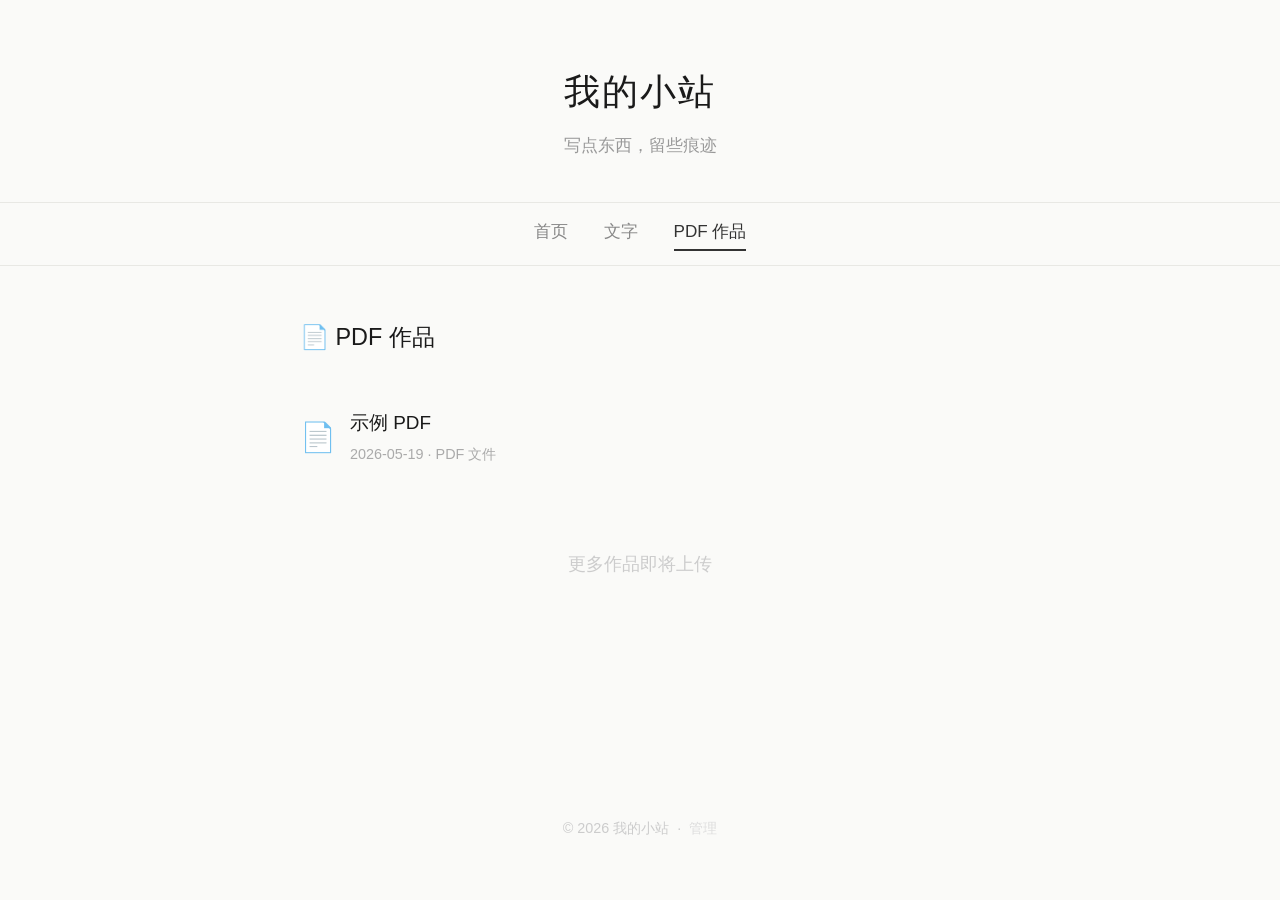
<file: pdfs.html>
﻿<!DOCTYPE html>
<html lang="zh-CN">
<head>
  <meta charset="UTF-8">
  <meta name="viewport" content="width=device-width, initial-scale=1.0">
  <title>PDF 作品 — 我的小站</title>
  <link rel="stylesheet" href="style.css">
</head>
<body>
  <header>
    <div class="container">
      <h1>我的小站</h1>
      <p class="subtitle">写点东西，留些痕迹</p>
    </div>
  </header>

  <nav>
    <div class="container">
      <a href="index.html">首页</a>
      <a href="articles.html">文字</a>
      <a href="pdfs.html" class="active">PDF 作品</a>
    </div>
  </nav>

  <main class="container">
    <h2 class="page-title">📄 PDF 作品</h2>

    <ul class="pdf-list">
      <li>
        <span class="pdf-icon">📄</span>
        <div>
          <a href="pdfs/demo.pdf">示例 PDF</a>
          <div class="pdf-info">2026-05-19 · PDF 文件</div>
        </div>
      </li>
    </ul>

    <p style="text-align:center;color:#ccc;margin-top:60px;">更多作品即将上传</p>
  </main>

  <footer>
    <div class="container">
      <p>© 2026 我的小站 &nbsp;·&nbsp; <a href="admin.html" style="color:#ddd;text-decoration:none;">管理</a></p>
    </div>
  </footer>
</body>
</html>
</file>
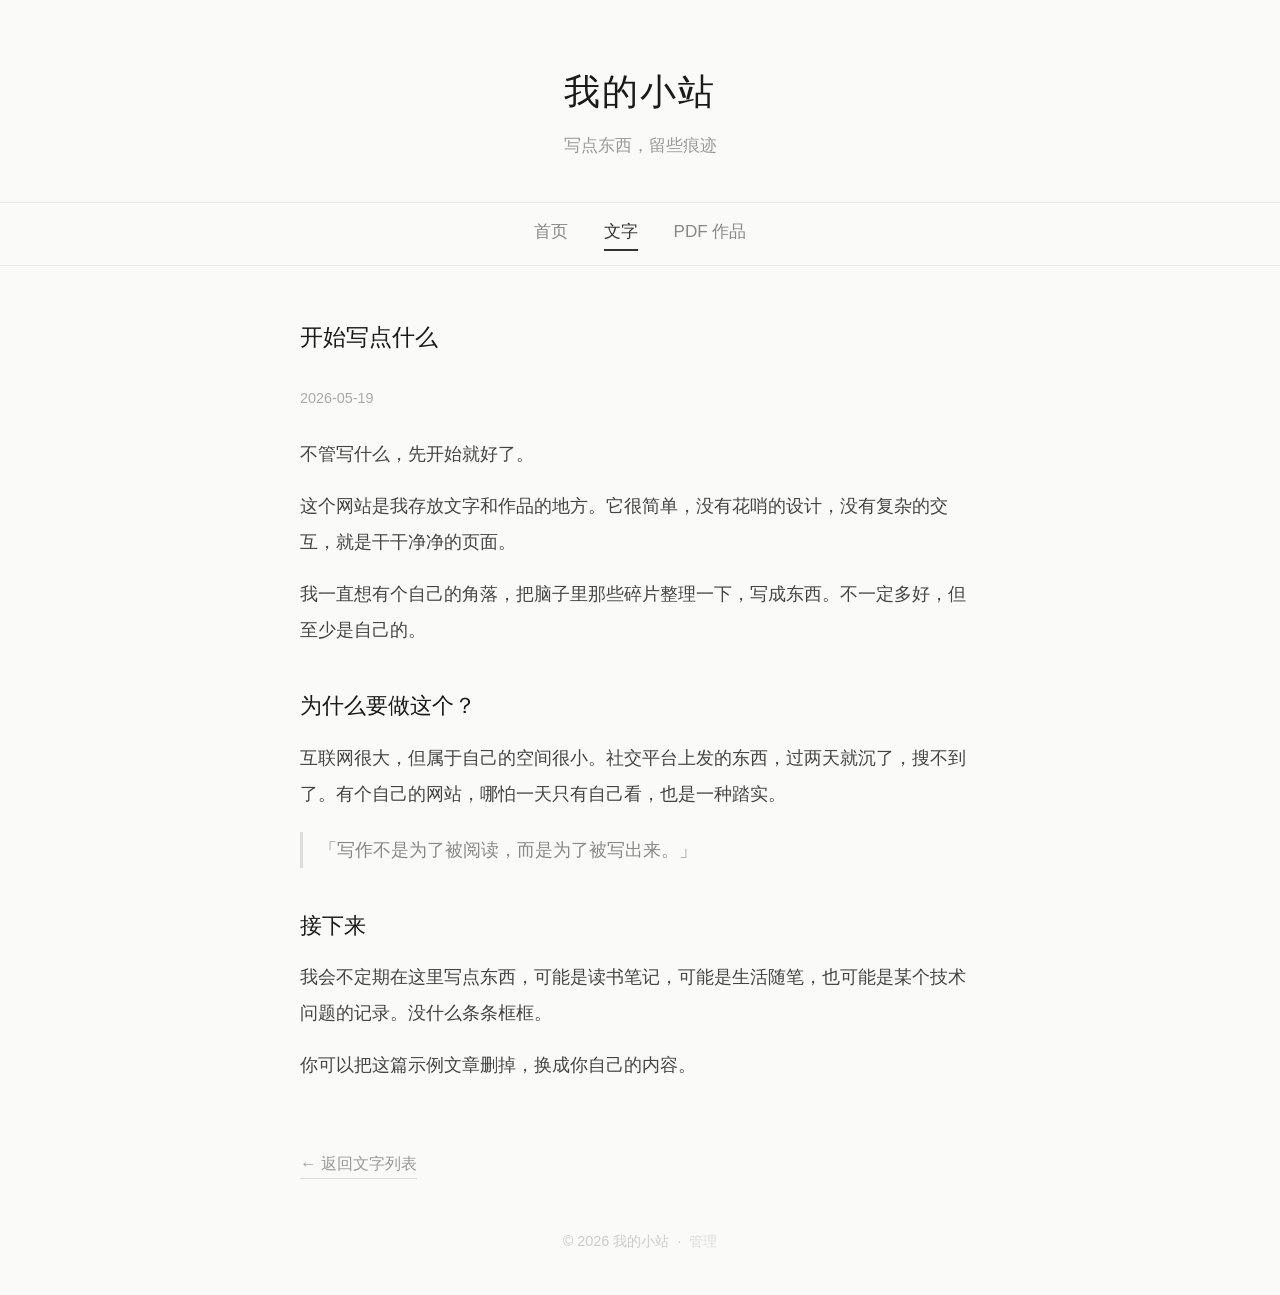
<file: articles/demo.html>
﻿<!DOCTYPE html>
<html lang="zh-CN">
<head>
  <meta charset="UTF-8">
  <meta name="viewport" content="width=device-width, initial-scale=1.0">
  <title>示例文章：开始写点什么 — 我的小站</title>
  <link rel="stylesheet" href="../style.css">
  <style>
    .article-body {
      font-size: 1rem;
      line-height: 2;
      color: #444;
    }

    .article-body h2 {
      font-weight: 500;
      font-size: 1.2rem;
      margin: 36px 0 12px;
      color: #1a1a1a;
    }

    .article-body p {
      margin-bottom: 16px;
    }

    .article-body blockquote {
      border-left: 3px solid #ddd;
      padding-left: 16px;
      color: #888;
      margin: 20px 0;
    }

    .back-link {
      display: inline-block;
      margin-top: 50px;
      color: #999;
      font-size: 0.9rem;
      text-decoration: none;
      border-bottom: 1px solid #ddd;
    }

    .back-link:hover {
      color: #333;
      border-color: #333;
    }
  </style>
</head>
<body>
  <header>
    <div class="container">
      <h1>我的小站</h1>
      <p class="subtitle">写点东西，留些痕迹</p>
    </div>
  </header>

  <nav>
    <div class="container">
      <a href="../index.html">首页</a>
      <a href="../articles.html" class="active">文字</a>
      <a href="../pdfs.html">PDF 作品</a>
    </div>
  </nav>

  <main class="container">
    <article>
      <h2 class="page-title">开始写点什么</h2>
      <div class="article-date">2026-05-19</div>

      <div class="article-body" style="margin-top:24px;">
        <p>不管写什么，先开始就好了。</p>

        <p>这个网站是我存放文字和作品的地方。它很简单，没有花哨的设计，没有复杂的交互，就是干干净净的页面。</p>

        <p>我一直想有个自己的角落，把脑子里那些碎片整理一下，写成东西。不一定多好，但至少是自己的。</p>

        <h2>为什么要做这个？</h2>

        <p>互联网很大，但属于自己的空间很小。社交平台上发的东西，过两天就沉了，搜不到了。有个自己的网站，哪怕一天只有自己看，也是一种踏实。</p>

        <blockquote>
          「写作不是为了被阅读，而是为了被写出来。」
        </blockquote>

        <h2>接下来</h2>

        <p>我会不定期在这里写点东西，可能是读书笔记，可能是生活随笔，也可能是某个技术问题的记录。没什么条条框框。</p>

        <p>你可以把这篇示例文章删掉，换成你自己的内容。</p>
      </div>

      <a href="../articles.html" class="back-link">← 返回文字列表</a>
    </article>
  </main>

  <footer>
    <div class="container">
      <p>© 2026 我的小站 &nbsp;·&nbsp; <a href="../admin.html" style="color:#ddd;text-decoration:none;">管理</a></p>
    </div>
  </footer>
</body>
</html>
</file>
<file: style.css>
/* === 基础重置 === */
*,
*::before,
*::after {
  box-sizing: border-box;
  margin: 0;
  padding: 0;
}

html {
  font-size: 18px;
  scroll-behavior: smooth;
}

body {
  font-family: -apple-system, BlinkMacSystemFont, "Segoe UI", "Noto Sans SC",
    "PingFang SC", "Microsoft YaHei", sans-serif;
  color: #333;
  background: #fafaf8;
  line-height: 1.8;
}

/* === 容器 === */
.container {
  max-width: 720px;
  margin: 0 auto;
  padding: 0 20px;
}

/* === 头部 === */
header {
  text-align: center;
  padding: 60px 0 40px;
}

header h1 {
  font-size: 2rem;
  font-weight: 400;
  letter-spacing: 0.05em;
  color: #1a1a1a;
}

.subtitle {
  color: #999;
  font-size: 0.95rem;
  margin-top: 6px;
}

/* === 导航 === */
nav {
  border-top: 1px solid #e8e8e4;
  border-bottom: 1px solid #e8e8e4;
  padding: 14px 0;
  margin-bottom: 50px;
}

nav .container {
  display: flex;
  justify-content: center;
  gap: 36px;
}

nav a {
  text-decoration: none;
  color: #888;
  font-size: 0.95rem;
  padding-bottom: 2px;
  border-bottom: 2px solid transparent;
  transition: color 0.2s, border-color 0.2s;
}

nav a:hover,
nav a.active {
  color: #333;
  border-color: #333;
}

/* === 内容区 === */
main {
  min-height: 50vh;
}

/* === 头像区 === */
.hero {
  text-align: center;
  padding: 20px 0 50px;
}

.avatar {
  width: 100px;
  height: 100px;
  border-radius: 50%;
  object-fit: cover;
  display: inline-block;
  margin-bottom: 20px;
}

.hero h2 {
  font-weight: 400;
  font-size: 1.3rem;
  margin-bottom: 8px;
}

.hero p {
  color: #888;
  font-size: 0.95rem;
}

/* === 预览卡片 === */
.preview h3 {
  font-weight: 400;
  font-size: 1rem;
  color: #999;
  margin-bottom: 16px;
}

.card-list {
  display: flex;
  gap: 16px;
  flex-wrap: wrap;
}

.card {
  flex: 1 1 200px;
  display: block;
  padding: 28px 24px;
  text-decoration: none;
  background: #fff;
  border: 1px solid #e8e8e4;
  border-radius: 6px;
  transition: border-color 0.2s, box-shadow 0.2s;
}

.card:hover {
  border-color: #ccc;
  box-shadow: 0 2px 12px rgba(0, 0, 0, 0.04);
}

.card h4 {
  color: #333;
  font-weight: 500;
  font-size: 1rem;
  margin-bottom: 6px;
}

.card p {
  color: #999;
  font-size: 0.85rem;
}

/* === 文章列表 === */
.page-title {
  font-weight: 400;
  font-size: 1.3rem;
  margin-bottom: 28px;
  color: #1a1a1a;
}

.article-list {
  list-style: none;
}

.article-list li {
  padding: 20px 0;
  border-bottom: 1px solid #eee;
}

.article-list li:last-child {
  border-bottom: none;
}

.article-list a {
  text-decoration: none;
  color: #1a1a1a;
  font-size: 1.05rem;
}

.article-list a:hover {
  text-decoration: underline;
}

.article-date {
  color: #aaa;
  font-size: 0.8rem;
  margin-top: 4px;
}

.article-excerpt {
  color: #888;
  font-size: 0.9rem;
  margin-top: 6px;
}

/* === PDF 列表 === */
.pdf-list {
  list-style: none;
}

.pdf-list li {
  padding: 20px 0;
  border-bottom: 1px solid #eee;
  display: flex;
  align-items: center;
  gap: 14px;
}

.pdf-list li:last-child {
  border-bottom: none;
}

.pdf-icon {
  font-size: 1.6rem;
  flex-shrink: 0;
}

.pdf-list a {
  text-decoration: none;
  color: #1a1a1a;
  font-size: 1.05rem;
}

.pdf-list a:hover {
  text-decoration: underline;
}

.pdf-info {
  color: #aaa;
  font-size: 0.8rem;
  margin-top: 2px;
}

/* === 页脚 === */
footer {
  text-align: center;
  padding: 50px 0 40px;
  color: #ccc;
  font-size: 0.8rem;
}

/* === 响应式 === */
@media (max-width: 500px) {
  .card-list {
    flex-direction: column;
  }

  header {
    padding: 40px 0 30px;
  }

  nav .container {
    gap: 24px;
  }
}
</file>
